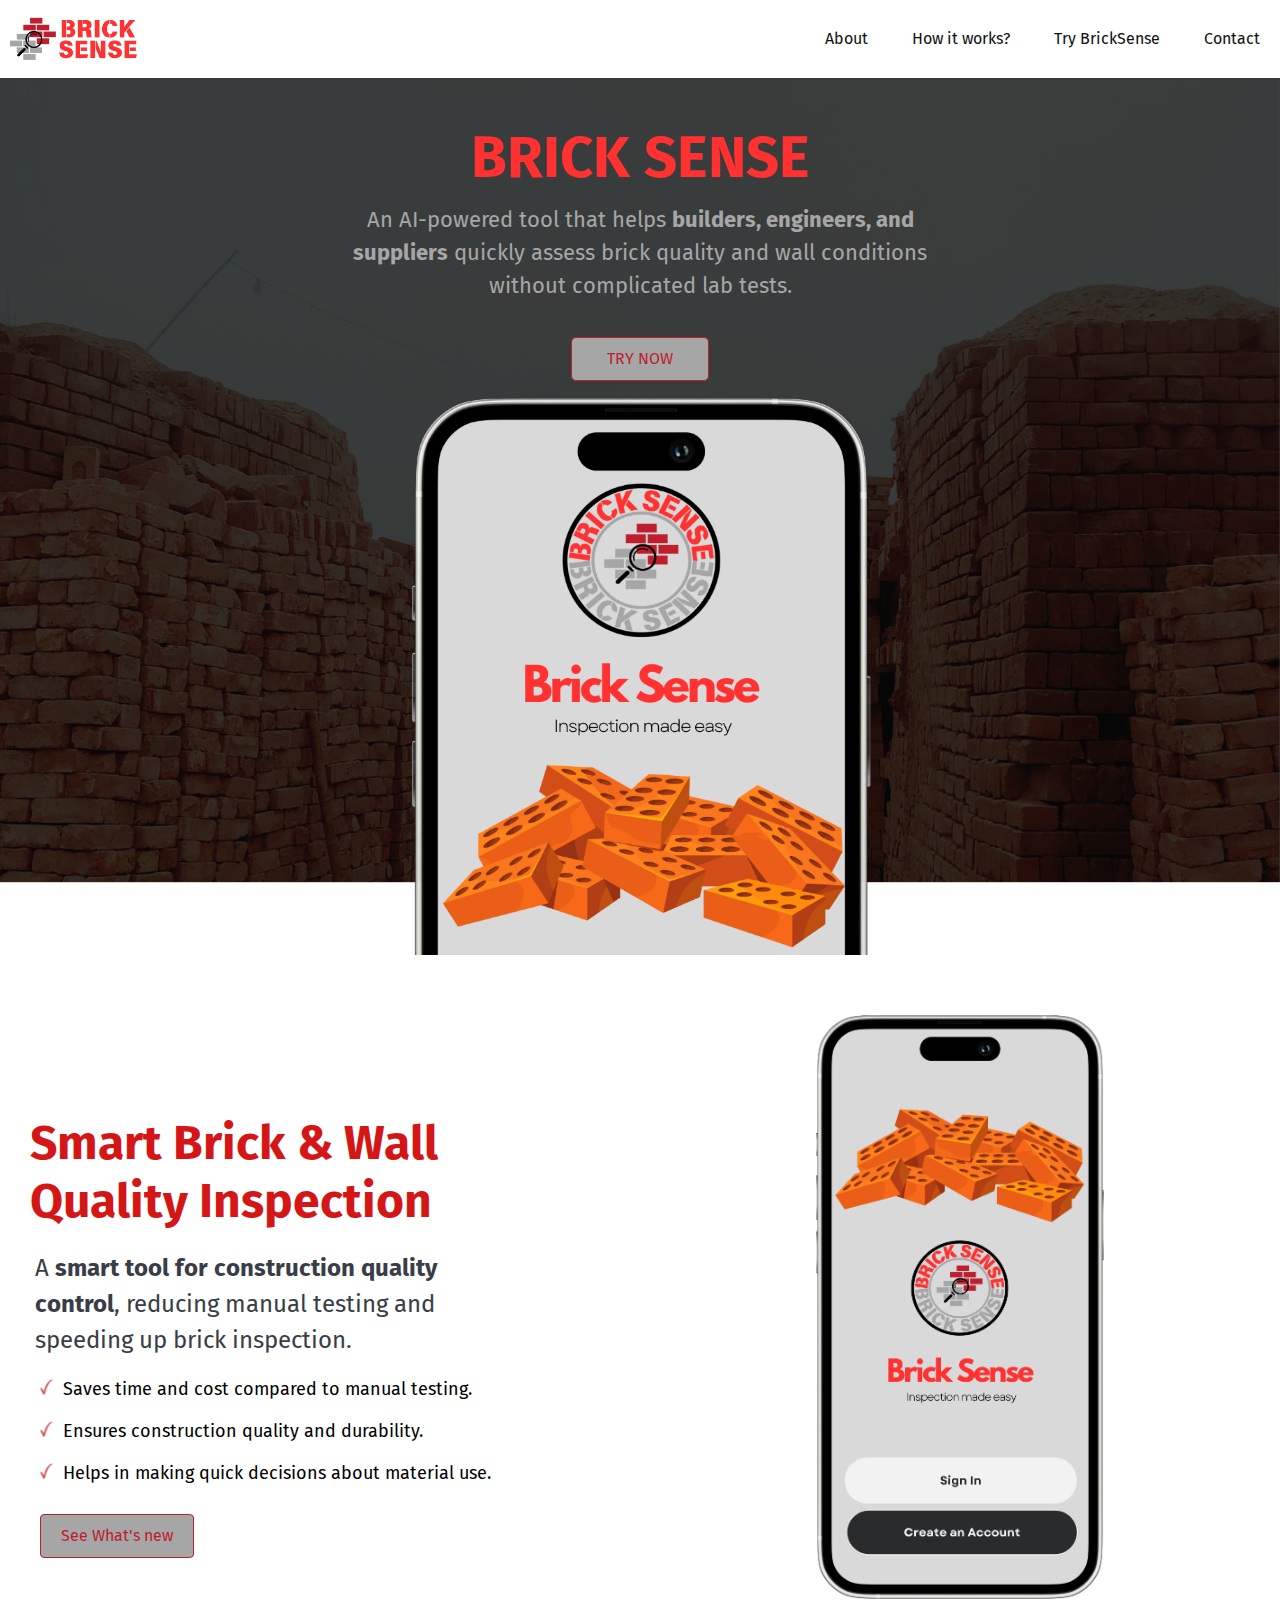
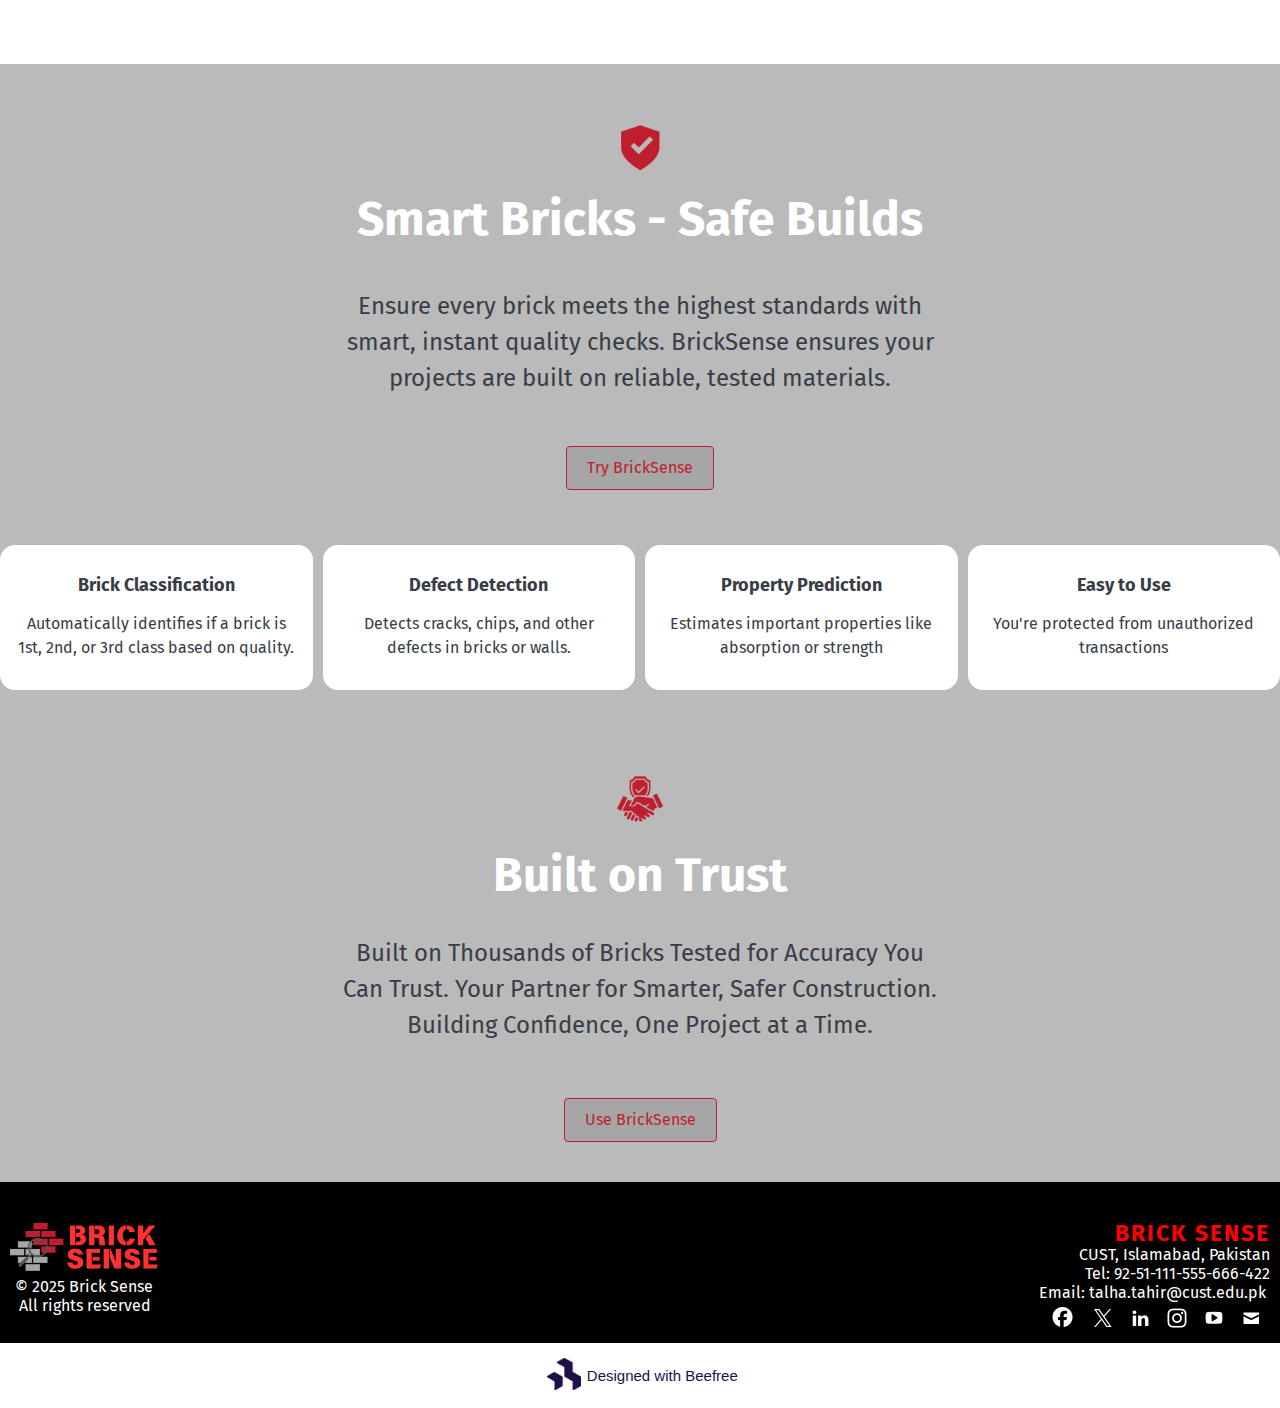
<file: index2.html>
<!DOCTYPE html>
<html lang="">

<head>
	<title>Brick Sense</title>
	<meta content="summary_large_image" name="twitter:card" />
	<meta content="website" property="og:type" />
	<meta content="an AI-powered tool that helps builders, engineers, and suppliers quickly assess brick quality and wall conditions without complicated lab tests." property="og:description" />
	<meta content="" property="og:url" />
	<meta content="images/1_13313180_large.jpg" property="og:image" />
	<meta content="Brick Sense" property="og:title" />
	<meta content="an AI-powered tool that helps builders, engineers, and suppliers quickly assess brick quality and wall conditions without complicated lab tests." name="description" />
	<meta charset="utf-8" />
	<meta content="width=device-width" name="viewport" />
	<link href="https://fonts.googleapis.com/css2?family=Fira+Sans:wght@100;200;300;400;500;600;700;800;900" rel="stylesheet" type="text/css" />
	<style>
		.bee-row,
		.bee-row-content {
			position: relative
		}

		.bee-button-content {
			text-align: center
		}

		.bee-menu .bee-hamburger-controls span,
		.bee-row-1,
		.bee-row-2,
		.bee-row-3 {
			background-repeat: no-repeat
		}

		body {
			background-color: transparent;
			color: #000000;
			font-family: Fira Sans, Lucida Sans Unicode, Lucida Grande, sans-serif
		}

		.bee-row-9 .bee-col-1 .bee-block-2 a,
		.bee-row-9 .bee-col-3 .bee-block-2 a,
		a {
			color: #7747FF
		}

		* {
			box-sizing: border-box
		}

		body,
		h1,
		h2,
		p {
			margin: 0
		}

		.bee-menu .bee-hamburger-trigger {
			display: none
		}

		.bee-row-content {
			max-width: 1280px;
			margin: 0 auto;
			display: flex
		}

		.bee-row-content.reverse,
		.bee-row-content.reverse .bee-col {
			-moz-transform: scale(1, -1);
			-webkit-transform: scale(1, -1);
			-o-transform: scale(1, -1);
			-ms-transform: scale(1, -1);
			transform: scale(1, -1)
		}

		.bee-row-content .bee-col-w1 {
			flex-basis: 8.3333333333%
		}

		.bee-row-content .bee-col-w3 {
			flex-basis: 25%
		}

		.bee-row-content .bee-col-w4 {
			flex-basis: 33.3333333333%
		}

		.bee-row-content .bee-col-w5 {
			flex-basis: 41.6666666667%
		}

		.bee-row-content .bee-col-w6 {
			flex-basis: 50%
		}

		.bee-row-content .bee-col-w12 {
			flex-basis: 100%
		}

		.bee-button a,
		.bee-icon .bee-icon-label-right a,
		.bee-menu ul li a {
			text-decoration: none
		}

		.bee-image {
			overflow: auto
		}

		.bee-image .bee-center {
			margin: 0 auto
		}

		.bee-row-4 .bee-col-3 .bee-block-1 {
			width: 100%
		}

		.bee-row-2 .bee-col-2 .bee-block-3 a,
		.bee-row-4 .bee-col-1 .bee-block-6 div,
		.bee-row-5 .bee-col-2 .bee-block-5 a,
		.bee-row-7 .bee-col-2 .bee-block-5 a {
			background-color: #a6a6a6;
			border-bottom: 1px solid #be1e2d;
			border-left: 1px solid #be1e2d;
			border-right: 1px solid #be1e2d;
			border-top: 1px solid #be1e2d;
			width: auto
		}

		.bee-icon {
			display: inline-block;
			vertical-align: middle
		}

		.bee-icon .bee-content {
			display: flex;
			align-items: center
		}

		.bee-image img {
			display: block;
			width: 100%
		}

		.bee-menu .bee-hamburger-controls {
			cursor: pointer;
			display: inline-block;
			position: relative
		}

		.bee-menu .bee-hamburger-controls span {
			display: block;
			position: absolute;
			top: 50%;
			left: 50%;
			background-size: 100%;
			transition: .12s ease-in-out
		}

		.bee-menu ul {
			list-style-type: none;
			margin: 0;
			padding: 0
		}

		.bee-menu ul.bee-horizontal li {
			display: inline-block
		}

		.bee-paragraph {
			overflow-wrap: anywhere
		}

		.bee-social .icon img {
			max-height: 32px
		}

		.bee-row-1 .bee-row-content,
		.bee-row-3 .bee-row-content,
		.bee-row-5 .bee-row-content,
		.bee-row-7 .bee-row-content,
		.bee-row-8 .bee-row-content,
		.bee-row-9 .bee-row-content {
			background-repeat: no-repeat;
			border-radius: 0;
			color: #000000
		}

		.bee-row-1 .bee-col-1,
		.bee-row-1 .bee-col-2,
		.bee-row-4 .bee-col-1,
		.bee-row-4 .bee-col-2,
		.bee-row-4 .bee-col-3 {
			padding-bottom: 5px;
			padding-top: 5px;
			display: flex;
			flex-direction: column;
			justify-content: center
		}

		.bee-row-1 .bee-col-1 .bee-block-1 {
			padding: 10px;
			width: 100%
		}

		.bee-row-1 .bee-col-2 .bee-block-1 {
			color: #be1e2d;
			font-family: 'Fira Sans', 'Lucida Sans Unicode', 'Lucida Grande', sans-serif;
			font-size: 16px;
			font-weight: 400;
			text-align: right
		}

		.bee-row-2 {
			background-color: #1d4ed8;
			background-image: url('images/2_Untitled_design_3.png');
			background-size: cover
		}

		.bee-row-2 .bee-row-content,
		.bee-row-4,
		.bee-row-4 .bee-row-content {
			background-size: auto;
			background-repeat: no-repeat
		}

		.bee-row-2 .bee-row-content {
			color: #000000;
			padding-top: 30px
		}

		.bee-row-2 .bee-col-2 {
			padding-top: 5px
		}

		.bee-row-2 .bee-col-2 .bee-block-1 {
			padding-left: 10px;
			padding-right: 10px;
			padding-top: 10px;
			text-align: center;
			width: 100%
		}

		.bee-row-2 .bee-col-2 .bee-block-2 {
			padding: 10px 10px 25px
		}

		.bee-row-2 .bee-col-2 .bee-block-3 {
			padding: 10px;
			text-align: center
		}

		.bee-row-2 .bee-col-2 .bee-block-4 {
			padding-right: 10px;
			width: 100%
		}

		.bee-row-10 .bee-col-1,
		.bee-row-2 .bee-col-3,
		.bee-row-3 .bee-col-1,
		.bee-row-5 .bee-col-1,
		.bee-row-5 .bee-col-2,
		.bee-row-5 .bee-col-3,
		.bee-row-7 .bee-col-1,
		.bee-row-7 .bee-col-2,
		.bee-row-7 .bee-col-3,
		.bee-row-8 .bee-col-1,
		.bee-row-9 .bee-col-1,
		.bee-row-9 .bee-col-2 {
			padding-bottom: 5px;
			padding-top: 5px
		}

		.bee-row-4 {
			background-color: #fafafa
		}

		.bee-row-4 .bee-row-content {
			background-color: #ffffff;
			border-radius: 0;
			color: #000000
		}

		.bee-row-4 .bee-col-1 .bee-block-1 {
			padding: 10px 10px 15px 30px;
			text-align: center;
			width: 100%
		}

		.bee-row-4 .bee-col-1 .bee-block-2 {
			padding: 5px 10px 10px 35px
		}

		.bee-row-4 .bee-col-1 .bee-block-3,
		.bee-row-4 .bee-col-1 .bee-block-4,
		.bee-row-4 .bee-col-1 .bee-block-5 {
			color: #000000;
			font-family: inherit;
			font-size: 18px;
			font-weight: 400;
			padding: 5px 5px 5px 30px;
			text-align: left
		}

		.bee-row-4 .bee-col-1 .bee-block-6 {
			padding: 20px 10px 10px 40px;
			text-align: left
		}

		.bee-row-5,
		.bee-row-6,
		.bee-row-7 {
			background-color: #bababa;
			background-repeat: no-repeat
		}

		.bee-row-5 .bee-col-2 .bee-block-2,
		.bee-row-7 .bee-col-2 .bee-block-2 {
			color: #000000;
			font-family: inherit;
			font-size: 14px;
			font-weight: 400;
			text-align: center
		}

		.bee-row-5 .bee-col-2 .bee-block-3 {
			padding: 10px 10px 5px;
			text-align: center;
			width: 100%
		}

		.bee-row-5 .bee-col-2 .bee-block-4 {
			padding: 35px 20px 20px
		}

		.bee-row-5 .bee-col-2 .bee-block-5 {
			padding: 30px 10px 35px;
			text-align: center
		}

		.bee-row-6 .bee-row-content {
			background-repeat: no-repeat;
			border-radius: 9px;
			color: #000000;
			padding-bottom: 15px;
			padding-top: 15px
		}

		.bee-row-6 .bee-col-1,
		.bee-row-6 .bee-col-2,
		.bee-row-6 .bee-col-3,
		.bee-row-6 .bee-col-4 {
			background-color: #ffffff;
			padding: 5px;
			display: flex;
			flex-direction: column;
			justify-content: center;
			border-radius: 15px
		}

		.bee-row-6 .bee-col-1 .bee-block-1,
		.bee-row-6 .bee-col-2 .bee-block-1,
		.bee-row-6 .bee-col-3 .bee-block-1,
		.bee-row-6 .bee-col-4 .bee-block-1 {
			padding: 25px 10px 10px;
			text-align: center;
			width: 100%
		}

		.bee-row-6 .bee-col-1 .bee-block-2,
		.bee-row-6 .bee-col-2 .bee-block-2,
		.bee-row-6 .bee-col-3 .bee-block-2,
		.bee-row-6 .bee-col-4 .bee-block-2 {
			padding: 5px 10px 25px
		}

		.bee-row-7 .bee-col-2 .bee-block-3 {
			padding: 15px 10px 5px;
			text-align: center;
			width: 100%
		}

		.bee-row-7 .bee-col-2 .bee-block-4 {
			padding: 25px 15px 15px
		}

		.bee-row-7 .bee-col-2 .bee-block-5 {
			padding: 20px 10px 35px;
			text-align: center
		}

		.bee-row-8,
		.bee-row-9 {
			background-color: #000000;
			background-repeat: no-repeat
		}

		.bee-row-9 .bee-col-1 .bee-block-1 {
			padding-left: 10px;
			width: 100%
		}

		.bee-row-9 .bee-col-1 .bee-block-2 {
			padding: 5px 10px 10px 15px
		}

		.bee-row-9 .bee-col-3 {
			background-color: #000000;
			border-bottom: 0 solid #000000;
			border-left: 0 solid #000000;
			border-right: 0px solid #000000;
			border-top: 0 solid #000000;
			padding-bottom: 5px;
			padding-top: 5px
		}

		.bee-row-9 .bee-col-3 .bee-block-1 {
			padding-right: 10px;
			text-align: center;
			width: 100%
		}

		.bee-row-9 .bee-col-3 .bee-block-3 {
			padding-right: 10px;
			text-align: right
		}

		.bee-row-10 {
			background-color: #ffffff;
			background-repeat: no-repeat
		}

		.bee-row-10 .bee-row-content {
			background-repeat: no-repeat;
			color: #000000
		}

		.bee-row-10 .bee-col-1 .bee-block-1 {
			color: #1e0e4b;
			font-family: Inter, sans-serif;
			font-size: 15px;
			padding-bottom: 5px;
			padding-top: 5px;
			text-align: center
		}

		.bee-row-1 .bee-col-2 .bee-block-1 li {
			padding: 5px 20px 25px
		}

		.bee-row-1 .bee-col-2 .bee-block-1 li a {
			color: #101112
		}

		.bee-row-2 .bee-col-2 .bee-block-3 a {
			border-radius: 5px;
			color: #be1e2d;
			direction: ltr;
			font-family: inherit;
			font-size: 16px;
			font-weight: 400;
			letter-spacing: 0;
			line-height: 200%;
			padding: 5px 35px
		}

		.bee-row-2 .bee-col-2 .bee-block-1 h1,
		.bee-row-4 .bee-col-1 .bee-block-1 h2,
		.bee-row-5 .bee-col-2 .bee-block-3 h2,
		.bee-row-7 .bee-col-2 .bee-block-3 h2 {
			font-family: Fira Sans, Lucida Sans Unicode, Lucida Grande, sans-serif;
			font-weight: 700;
			letter-spacing: normal;
			line-height: 120%;
			direction: ltr
		}

		.bee-row-2 .bee-col-2 .bee-block-1 h1 {
			color: #ff3131;
			font-size: 58px;
			text-align: center
		}

		.bee-row-2 .bee-col-2 .bee-block-2 {
			color: #a6a6a6;
			direction: ltr;
			font-size: 22px;
			font-weight: 400;
			letter-spacing: 0;
			line-height: 150%;
			text-align: center
		}

		.bee-row-2 .bee-col-2 .bee-block-2 a {
			color: transparent
		}

		.bee-row-2 .bee-col-2 .bee-block-2 p:not(:last-child),
		.bee-row-4 .bee-col-1 .bee-block-2 p:not(:last-child),
		.bee-row-5 .bee-col-2 .bee-block-4 p:not(:last-child),
		.bee-row-6 .bee-col-1 .bee-block-2 p:not(:last-child),
		.bee-row-6 .bee-col-2 .bee-block-2 p:not(:last-child),
		.bee-row-6 .bee-col-3 .bee-block-2 p:not(:last-child),
		.bee-row-6 .bee-col-4 .bee-block-2 p:not(:last-child),
		.bee-row-7 .bee-col-2 .bee-block-4 p:not(:last-child) {
			margin-bottom: 16px
		}

		.bee-row-4 .bee-col-1 .bee-block-2 {
			color: #393d47;
			direction: ltr;
			font-size: 24px;
			font-weight: 400;
			letter-spacing: 0;
			line-height: 150%;
			text-align: left
		}

		.bee-row-4 .bee-col-1 .bee-block-2 a,
		.bee-row-5 .bee-col-2 .bee-block-4 a,
		.bee-row-6 .bee-col-1 .bee-block-2 a,
		.bee-row-6 .bee-col-2 .bee-block-2 a,
		.bee-row-6 .bee-col-3 .bee-block-2 a,
		.bee-row-6 .bee-col-4 .bee-block-2 a,
		.bee-row-7 .bee-col-2 .bee-block-4 a {
			color: #8a3b8f
		}

		.bee-row-4 .bee-col-1 .bee-block-1 h2 {
			color: #d41616;
			font-size: 48px;
			text-align: left
		}

		.bee-row-4 .bee-col-1 .bee-block-3 .bee-icon-image,
		.bee-row-4 .bee-col-1 .bee-block-4 .bee-icon-image,
		.bee-row-4 .bee-col-1 .bee-block-5 .bee-icon-image,
		.bee-row-5 .bee-col-2 .bee-block-2 .bee-icon-image,
		.bee-row-7 .bee-col-2 .bee-block-2 .bee-icon-image {
			padding: 5px
		}

		.bee-row-10 .bee-col-1 .bee-block-1 .bee-icon:not(.bee-icon-first) .bee-content,
		.bee-row-4 .bee-col-1 .bee-block-3 .bee-icon:not(.bee-icon-first) .bee-content,
		.bee-row-4 .bee-col-1 .bee-block-4 .bee-icon:not(.bee-icon-first) .bee-content,
		.bee-row-4 .bee-col-1 .bee-block-5 .bee-icon:not(.bee-icon-first) .bee-content,
		.bee-row-5 .bee-col-2 .bee-block-2 .bee-icon:not(.bee-icon-first) .bee-content,
		.bee-row-7 .bee-col-2 .bee-block-2 .bee-icon:not(.bee-icon-first) .bee-content {
			margin-left: 0
		}

		.bee-row-4 .bee-col-1 .bee-block-5 .bee-icon::not(.bee-icon-last) .bee-content {
			margin-right: 0
		}

		.bee-row-4 .bee-col-1 .bee-block-3 .bee-icon-label a,
		.bee-row-4 .bee-col-1 .bee-block-4 .bee-icon-label a,
		.bee-row-4 .bee-col-1 .bee-block-5 .bee-icon-label a,
		.bee-row-5 .bee-col-2 .bee-block-2 .bee-icon-label a,
		.bee-row-7 .bee-col-2 .bee-block-2 .bee-icon-label a {
			color: #000000
		}

		.bee-row-4 .bee-col-1 .bee-block-3 .bee-icon::not(.bee-icon-last) .bee-content {
			margin-right: 0
		}

		.bee-row-4 .bee-col-1 .bee-block-4 .bee-icon::not(.bee-icon-last) .bee-content {
			margin-right: 0
		}

		.bee-row-5 .bee-col-2 .bee-block-2 .bee-icon::not(.bee-icon-last) .bee-content {
			margin-right: 0
		}

		.bee-row-5 .bee-col-2 .bee-block-3 h2,
		.bee-row-7 .bee-col-2 .bee-block-3 h2 {
			color: #ffffff;
			font-size: 48px;
			text-align: center
		}

		.bee-row-5 .bee-col-2 .bee-block-4,
		.bee-row-7 .bee-col-2 .bee-block-4 {
			color: #393d47;
			direction: ltr;
			font-size: 24px;
			font-weight: 400;
			letter-spacing: 0;
			line-height: 150%;
			text-align: center
		}

		.bee-row-4 .bee-col-1 .bee-block-6 div,
		.bee-row-5 .bee-col-2 .bee-block-5 a,
		.bee-row-7 .bee-col-2 .bee-block-5 a {
			border-radius: 4px;
			color: #be1e2d;
			direction: ltr;
			font-family: inherit;
			font-size: 16px;
			font-weight: 400;
			letter-spacing: 0;
			line-height: 200%;
			padding: 5px 20px
		}

		.bee-row-6 .bee-col-1 .bee-block-1 h2,
		.bee-row-6 .bee-col-2 .bee-block-1 h2,
		.bee-row-6 .bee-col-3 .bee-block-1 h2,
		.bee-row-6 .bee-col-4 .bee-block-1 h2 {
			color: #393d47;
			direction: ltr;
			font-family: Fira Sans, Lucida Sans Unicode, Lucida Grande, sans-serif;
			font-size: 18px;
			font-weight: 700;
			letter-spacing: normal;
			line-height: 120%;
			text-align: center
		}

		.bee-row-6 .bee-col-1 .bee-block-2,
		.bee-row-6 .bee-col-2 .bee-block-2,
		.bee-row-6 .bee-col-3 .bee-block-2,
		.bee-row-6 .bee-col-4 .bee-block-2 {
			color: #393d47;
			direction: ltr;
			font-size: 16px;
			font-weight: 400;
			letter-spacing: 0;
			line-height: 150%;
			text-align: center
		}

		.bee-row-7 .bee-col-2 .bee-block-2 .bee-icon::not(.bee-icon-last) .bee-content {
			margin-right: 0
		}

		@media (max-width:768px) {
			.bee-menu ul.with-bee-hamburger {
				display: none;
				padding: 5px 0;
				position: relative;
				top: -4px
			}
			.bee-form form {
				width: 100% !important
			}

			img.bee-fullwidthOnMobile {
				max-width: none !important
			}

			.bee-menu ul.with-bee-hamburger li {
				display: block;
				text-align: center
			}

			.bee-menu ul.with-bee-hamburger li a {
				text-decoration: none
			}

			.bee-menu ul.with-bee-hamburger span {
				display: none
			}

			#bee-hamburger-menu-r0c1m0:checked~ul,
			.bee-row-content:not(.no_stack) {
				display: block
			}

			.bee-row-2 .bee-col-2 {
				padding: 5px 0 0 !important
			}

			.bee-row-2 .bee-col-3 {
				padding: 0 !important
			}

			.bee-row-4 .bee-row-content {
				padding: 0 0 15px !important
			}

			.bee-row-4 .bee-col-1 {
				padding: 5px 10px !important
			}

			.bee-row-4 .bee-col-3 {
				padding: 5px 0 !important
			}

			.bee-row-6 .bee-row-content {
				padding: 15px 20px !important
			}

			.bee-row-6 .bee-col-1,
			.bee-row-6 .bee-col-2,
			.bee-row-6 .bee-col-3 {
				margin-bottom: 10px !important
			}

			.bee-row-1 .bee-col-2 .bee-block-1 .bee-hamburger-controls {
				width: 36px;
				height: 36px;
				background-color: #101112;
				border-radius: 0
			}

			.bee-row-1 .bee-col-2 .bee-block-1 .bee-hamburger-controls span {
				width: 18px;
				height: 18px
			}

			.bee-row-1 .bee-col-2 .bee-block-1 .bee-hamburger-controls span.bee-hamburger-open {
				background-image: url("[data-uri]");
				transform: translate(-50%, -50%) scaleY(1)
			}

			.bee-row-1 .bee-col-2 .bee-block-1 .bee-hamburger-controls span.bee-hamburger-close {
				background-image: url("[data-uri]");
				transform: translate(-50%, -50%) scaleY(0)
			}

			.bee-row-1 .bee-col-2 .bee-block-1 ul.with-bee-hamburger {
				background-color: #101112
			}

			.bee-row-1 .bee-col-2 .bee-block-1 ul.with-bee-hamburger li,
			.bee-row-1 .bee-col-2 .bee-block-1 ul.with-bee-hamburger li a {
				color: #ffffff
			}

			#bee-hamburger-menu-r0c1m0:checked~.bee-hamburger-controls .bee-hamburger-open {
				transform: translate(-50%, -50%) scaleY(0)
			}

			#bee-hamburger-menu-r0c1m0:checked~.bee-hamburger-controls .bee-hamburger-close {
				transform: translate(-50%, -50%) scaleY(1)
			}

			.bee-row-2 .bee-col-2 .bee-block-1 h1 {
				font-size: 42px
			}

			.bee-row-2 .bee-col-2 .bee-block-2 {
				font-size: 20px !important
			}

			.bee-row-4 .bee-col-1 .bee-block-2,
			.bee-row-5 .bee-col-2 .bee-block-4,
			.bee-row-7 .bee-col-2 .bee-block-4 {
				font-size: 16px !important
			}

			.bee-row-4 .bee-col-1 .bee-block-1 h2,
			.bee-row-5 .bee-col-2 .bee-block-3 h2,
			.bee-row-7 .bee-col-2 .bee-block-3 h2 {
				font-size: 36px
			}

			.bee-row-4 .bee-col-1 .bee-block-3 .bee-icon-label,
			.bee-row-4 .bee-col-1 .bee-block-4 .bee-icon-label,
			.bee-row-4 .bee-col-1 .bee-block-5 .bee-icon-label {
				font-size: 14px !important;
				text-align: center
			}

			.bee-row-7 .bee-col-2 .bee-block-1 {
				height: 30px !important
			}
		}
			
		.bee-row-9 .bee-col-1 .bee-block-2,
		.bee-row-9 .bee-col-3 .bee-block-2 {
			color: #ffffff;
			direction: ltr;
			font-size: 16px;
			font-weight: 400;
			letter-spacing: 0;
			line-height: 120%
		}

		.bee-row-9 .bee-col-1 .bee-block-2 {
			text-align: left
		}

		.bee-row-9 .bee-col-1 .bee-block-2 p:not(:last-child),
		.bee-row-9 .bee-col-3 .bee-block-2 p:not(:last-child) {
			margin-bottom: 0
		}

		.bee-row-9 .bee-col-3 .bee-block-1 h1 {
			color: #ff0000;
			direction: ltr;
			font-family: Fira Sans, Lucida Sans Unicode, Lucida Grande, sans-serif;
			font-size: 23px;
			font-weight: 700;
			letter-spacing: 2px;
			line-height: 100%;
			text-align: right
		}

		.bee-row-9 .bee-col-3 .bee-block-2 {
			padding-right: 10px;
			text-align: right
		}

		.bee-row-10 .bee-col-1 .bee-block-1 .bee-icon-image {
			padding: 5px 6px 5px 5px
		}

		.bee-row-10 .bee-col-1 .bee-block-1 .bee-icon::not(.bee-icon-last) .bee-content {
			margin-right: 0
		}

		.bee-row-10 .bee-col-1 .bee-block-1 .bee-icon-label a {
			color: #1e0e4b
		}
		@media (max-width:768px) {
			.bee-form form {
				width: 100% !important
			}

			img.bee-fullwidthOnMobile {
				max-width: none !important
			}

			.bee-menu ul.with-bee-hamburger {
				display: none;
				padding: 5px 0;
				position: relative;
				top: -4px
			}

			.bee-menu ul.with-bee-hamburger li {
				display: block;
				text-align: center
			}

			.bee-menu ul.with-bee-hamburger li a {
				text-decoration: none
			}

			.bee-menu ul.with-bee-hamburger span {
				display: none
			}

			#bee-hamburger-menu-r0c1m0:checked~ul,
			.bee-row-content:not(.no_stack) {
				display: block
			}

			.bee-row-2 .bee-col-2 {
				padding: 5px 0 0 !important
			}

			.bee-row-2 .bee-col-3 {
				padding: 0 !important
			}

			.bee-row-4 .bee-row-content {
				padding: 0 20px !important
			}

			.bee-row-6 .bee-row-content {
				padding: 0 0 15px !important
			}

			.bee-row-6 .bee-col-1 {
				padding: 5px 10px !important
			}

			.bee-row-6 .bee-col-3 {
				padding: 5px 0 !important
			}

			.bee-row-15 .bee-row-content,
			.bee-row-16 .bee-row-content,
			.bee-row-8 .bee-row-content {
				padding: 15px 20px !important
			}

			.bee-row-11 .bee-col-1 {
				padding: 5px !important
			}

			.bee-row-13 .bee-row-content {
				padding: 10px 20px 25px !important
			}

			.bee-row-19 .bee-col-1 {
				padding: 30px 20px 10px !important
			}

			.bee-row-19 .bee-col-2 {
				padding: 10px 20px !important
			}

			.bee-row-19 .bee-col-3 {
				padding: 10px 20px 30px !important
			}

			.bee-row-13 .bee-col-1,
			.bee-row-13 .bee-col-2,
			.bee-row-4 .bee-col-1,
			.bee-row-4 .bee-col-2 {
				margin-bottom: 30px !important
			}

			.bee-row-15 .bee-col-1,
			.bee-row-15 .bee-col-2,
			.bee-row-15 .bee-col-3,
			.bee-row-16 .bee-col-1,
			.bee-row-16 .bee-col-2,
			.bee-row-8 .bee-col-1,
			.bee-row-8 .bee-col-2,
			.bee-row-8 .bee-col-3 {
				margin-bottom: 10px !important
			}

			.bee-row-1 .bee-col-2 .bee-block-1 .bee-hamburger-controls {
				width: 36px;
				height: 36px;
				background-color: #101112;
				border-radius: 0
			}

			.bee-row-1 .bee-col-2 .bee-block-1 .bee-hamburger-controls span,
			.bee-row-19 .bee-col-2 .bee-block-2 .bee-hamburger-controls span,
			.bee-row-19 .bee-col-3 .bee-block-2 .bee-hamburger-controls span,
			.bee-row-19 .bee-col-4 .bee-block-2 .bee-hamburger-controls span {
				width: 18px;
				height: 18px
			}

			.bee-row-1 .bee-col-2 .bee-block-1 .bee-hamburger-controls span.bee-hamburger-open,
			.bee-row-19 .bee-col-2 .bee-block-2 .bee-hamburger-controls span.bee-hamburger-open,
			.bee-row-19 .bee-col-3 .bee-block-2 .bee-hamburger-controls span.bee-hamburger-open,
			.bee-row-19 .bee-col-4 .bee-block-2 .bee-hamburger-controls span.bee-hamburger-open {
				background-image: url("[data-uri]");
				transform: translate(-50%, -50%) scaleY(1)
			}

			.bee-row-1 .bee-col-2 .bee-block-1 .bee-hamburger-controls span.bee-hamburger-close,
			.bee-row-19 .bee-col-2 .bee-block-2 .bee-hamburger-controls span.bee-hamburger-close,
			.bee-row-19 .bee-col-3 .bee-block-2 .bee-hamburger-controls span.bee-hamburger-close,
			.bee-row-19 .bee-col-4 .bee-block-2 .bee-hamburger-controls span.bee-hamburger-close {
				background-image: url("[data-uri]");
				transform: translate(-50%, -50%) scaleY(0)
			}

			.bee-row-1 .bee-col-2 .bee-block-1 ul.with-bee-hamburger {
				background-color: #101112
			}

			.bee-row-1 .bee-col-2 .bee-block-1 ul.with-bee-hamburger li,
			.bee-row-1 .bee-col-2 .bee-block-1 ul.with-bee-hamburger li a,
			.bee-row-19 .bee-col-2 .bee-block-2 ul.with-bee-hamburger li,
			.bee-row-19 .bee-col-2 .bee-block-2 ul.with-bee-hamburger li a,
			.bee-row-19 .bee-col-3 .bee-block-2 ul.with-bee-hamburger li,
			.bee-row-19 .bee-col-3 .bee-block-2 ul.with-bee-hamburger li a,
			.bee-row-19 .bee-col-4 .bee-block-2 ul.with-bee-hamburger li,
			.bee-row-19 .bee-col-4 .bee-block-2 ul.with-bee-hamburger li a {
				color: #ffffff
			}

			#bee-hamburger-menu-r0c1m0:checked~.bee-hamburger-controls .bee-hamburger-open {
				transform: translate(-50%, -50%) scaleY(0)
			}

			#bee-hamburger-menu-r0c1m0:checked~.bee-hamburger-controls .bee-hamburger-close {
				transform: translate(-50%, -50%) scaleY(1)
			}

			.bee-row-2 .bee-col-2 .bee-block-1 h1,
			.bee-row-2 .bee-col-2 .bee-block-2 h1 {
				font-size: 42px
			}

			.bee-row-2 .bee-col-2 .bee-block-3 {
				font-size: 20px !important
			}

			.bee-row-10 .bee-col-2 .bee-block-3,
			.bee-row-14 .bee-col-2 .bee-block-4,
			.bee-row-6 .bee-col-1 .bee-block-2,
			.bee-row-7 .bee-col-2 .bee-block-4 {
				font-size: 16px !important
			}

			.bee-row-10 .bee-col-2 .bee-block-2 h2,
			.bee-row-14 .bee-col-2 .bee-block-3 h2,
			.bee-row-6 .bee-col-1 .bee-block-1 h2,
			.bee-row-7 .bee-col-2 .bee-block-3 h2 {
				font-size: 36px
			}

			.bee-row-6 .bee-col-1 .bee-block-3 .bee-icon-label,
			.bee-row-6 .bee-col-1 .bee-block-4 .bee-icon-label,
			.bee-row-6 .bee-col-1 .bee-block-5 .bee-icon-label {
				font-size: 14px !important;
				text-align: center
			}

			.bee-row-11 .bee-col-1 .bee-block-1,
			.bee-row-11 .bee-col-1 .bee-block-1 h2 {
				text-align: center
			}

			.bee-row-14 .bee-col-2 .bee-block-1 {
				height: 30px !important
			}

			.bee-row-17 .bee-col-1 .bee-block-1 {
				height: 25px !important
			}

			.bee-row-19 .bee-col-2 .bee-block-2 .bee-hamburger-controls,
			.bee-row-19 .bee-col-3 .bee-block-2 .bee-hamburger-controls,
			.bee-row-19 .bee-col-4 .bee-block-2 .bee-hamburger-controls {
				width: 36px;
				height: 36px;
				background-color: #7747ff;
				border-radius: 0
			}

			.bee-row-19 .bee-col-2 .bee-block-2 ul.with-bee-hamburger,
			.bee-row-19 .bee-col-3 .bee-block-2 ul.with-bee-hamburger,
			.bee-row-19 .bee-col-4 .bee-block-2 ul.with-bee-hamburger {
				background-color: #7747ff
			}

			.bee-row-19 .bee-col-2 .bee-block-2,
			.bee-row-19 .bee-col-3 .bee-block-2,
			.bee-row-19 .bee-col-4 .bee-block-2,
			.bee-row-19 .bee-col-4 .bee-block-3 {
				text-align: left !important
			}
		}



	</style>
</head>

<body>
	<div class="bee-page-container">
		<div class="bee-row bee-row-1">
			<div class="bee-row-content no_stack">
				<div class="bee-col bee-col-1 bee-col-w6">
					<div class="bee-block bee-block-1 bee-image"><a href="www.example.com" target="_blank"><img alt="company logo" class="bee-fixedwidth" src="images/3_1.png" style="max-width:128px;" title="company logo" /></a></div>
				</div>
				<div class="bee-col bee-col-2 bee-col-w6">
					<div class="bee-block bee-block-1 bee-menu">
						<nav class="bee-menu"><input class="bee-hamburger-trigger" id="bee-hamburger-menu-r0c1m0" type="checkbox" /><label class="bee-hamburger-controls" for="bee-hamburger-menu-r0c1m0"><span class="bee-hamburger-open"></span><span class="bee-hamburger-close"></span></label>
							<ul class="bee-horizontal with-bee-hamburger">
								<li><a href="#about_point" target="_self" title="">About</a></li>
								<li><a href="#howitworks_point" target="_self" title="">How it works?</a></li>
								<li><a href="https:/bricksense.streamlit.app" target="_self" title="">Try BrickSense</a></li>
								<li><a href="#contact_point" target="_self" title="">Contact</a></li>
							</ul>
						</nav>
					</div>
				</div>
			</div>
		</div>
		<div class="bee-row bee-row-2">
			<div class="bee-row-content">
				<div class="bee-col bee-col-1 bee-col-w3">
					<div class="bee-block bee-block-1 bee-spacer">
						<div class="spacer" style="height:1px;"></div>
					</div>
				</div>
				<div class="bee-col bee-col-2 bee-col-w6">
					<div class="bee-block bee-block-1 bee-heading" id="module_44d5d9e5-41f4-4a8c-9fb2-29a32f3c3b4a">
						<h1><span class="tinyMce-placeholder">BRICK SENSE</span> </h1>
					</div>
					<div class="bee-block bee-block-2 bee-paragraph">
						<p>An AI-powered tool that helps <strong>builders, engineers, and suppliers</strong> quickly assess brick quality and wall conditions without complicated lab tests.</p>
					</div>
					<div class="bee-block bee-block-3 bee-button"><a class="bee-button-content" href="https://bricksense.streamlit.app/" style="font-size: 16px; display: inline-block;" target="_blank"><span style="word-break: break-word; font-size: 16px; line-height: 200%; letter-spacing: normal;">TRY NOW</span></a></div>

					<!-- below code is original with style="max-width:288px;" removed-->
					<!--
					<div class="bee-block bee-block-4 bee-image"><img alt="" class="bee-center bee-fixedwidth phone-img" src="images/4_faec6871-8d19-496f-89f1-7e9291e0f315.png" style="max-width:288px;" title="" /></div>
					-->
					<div class="bee-block bee-block-5 bee-image">
					  <a href="https://bricksense.streamlit.app" target="_blank">
					    <img alt="App main screen" class="bee-center bee-fixedwidth bee-fullwidthOnMobile" 
					         src="images/4_faec6871-8d19-496f-89f1-7e9291e0f315.png"
					         style="max-width:508px;" title="App main screen" />
					  </a>
					</div>
				</div>
				<div class="bee-col bee-col-3 bee-col-w3">
					<div class="bee-block bee-block-1 bee-spacer">
						<div class="spacer" style="height:1px;"></div>
					</div>
				</div>
			</div>
		</div>
		<div class="bee-row bee-row-3">
			<div class="bee-row-content">
				<div class="bee-col bee-col-1 bee-col-w12">
					<div class="bee-block bee-block-1 bee-spacer" id="about_point">
						<div class="spacer" style="height:45px;"></div>
					</div>
				</div>
			</div>
		</div>
		<div class="bee-row bee-row-4">
			<div class="bee-row-content reverse">
				<div class="bee-col bee-col-1 bee-col-w5">
					<div class="bee-block bee-block-1 bee-heading" id="module_239c9d78-a63e-4242-92ff-4d3ae31c3655">
						<h2><span class="tinyMce-placeholder">Smart Brick &amp; Wall Quality </span><span class="tinyMce-placeholder">Inspection</span> </h2>
					</div>
					<div class="bee-block bee-block-2 bee-paragraph">
						<p>A<strong> smart tool for construction quality control</strong>, reducing manual testing and speeding up brick inspection.</p>
					</div>
					<div class="bee-block bee-block-3 bee-icons">
						<div class="bee-icon bee-icon-last">
							<div class="bee-content">
								<div class="bee-icon-image"><img alt="check mark" height="16px" src="images/5_3.png" width="auto" /></div>
								<div class="bee-icon-label bee-icon-label-right">Saves time and cost compared to manual testing.</div>
							</div>
						</div>
					</div>
					<div class="bee-block bee-block-4 bee-icons">
						<div class="bee-icon bee-icon-last">
							<div class="bee-content">
								<div class="bee-icon-image"><img alt="check mark" height="16px" src="images/5_3.png" width="auto" /></div>
								<div class="bee-icon-label bee-icon-label-right">Ensures construction quality and durability.</div>
							</div>
						</div>
					</div>
					<div class="bee-block bee-block-5 bee-icons">
						<div class="bee-icon bee-icon-last">
							<div class="bee-content">
								<div class="bee-icon-image"><img alt="check mark" height="16px" src="images/5_3.png" width="auto" /></div>
								<div class="bee-icon-label bee-icon-label-right">Helps in making quick decisions about material use.</div>
							</div>
						</div>
					</div>
					<div class="bee-block bee-block-6 bee-button">
						<div class="bee-button-content" style="font-size: 16px; display: inline-block;"><span style="word-break: break-word; font-size: 16px; line-height: 200%; letter-spacing: normal;">See What's new</span></div>
					</div>
				</div>
				<div class="bee-col bee-col-2 bee-col-w1">
					<div class="bee-block bee-block-1 bee-spacer">
						<div class="spacer" style="height:1px;"></div>
					</div>
				</div>
				<div class="bee-col bee-col-3 bee-col-w6">
					<div class="bee-block bee-block-1 bee-image"><a href="www.example.com" target="_blank"><img alt="Bank App Expenses" class="bee-center bee-fixedwidth" src="images/6_Pitch_Deck_-_Brick_Sense_1.png" style="max-width:288px;" title="Bank App Expenses" /></a></div>
					<div class="bee-block bee-block-2 bee-spacer">
						<div class="spacer" style="height:60px;"></div>
					</div>
				</div>
			</div>
		</div>
		<div class="bee-row bee-row-5">
			<div class="bee-row-content">
				<div class="bee-col bee-col-1 bee-col-w3">
					<div class="bee-block bee-block-1 bee-spacer">
						<div class="spacer" style="height:1px;"></div>
					</div>
				</div>
				<div class="bee-col bee-col-2 bee-col-w6">
					<div class="bee-block bee-block-1 bee-spacer" id="howitworks_point">
						<div class="spacer" style="height:50px;"></div>
					</div>
					<div class="bee-block bee-block-2 bee-icons">
						<div class="bee-icon bee-icon-last">
							<div class="bee-content">
								<div class="bee-icon-image"><a href="www.example.com" target="_self"><img alt="Security" height="48px" src="images/7_4.png" width="auto" /></a></div>
							</div>
						</div>
					</div>
					<div class="bee-block bee-block-3 bee-heading">
						<h2><span class="tinyMce-placeholder">Smart Bricks - Safe Builds</span> </h2>
					</div>
					<div class="bee-block bee-block-4 bee-paragraph">
						<p>Ensure every brick meets the highest standards with smart, instant quality checks. BrickSense ensures your projects are built on reliable, tested materials.</p>
					</div>
					<div class="bee-block bee-block-5 bee-button" id="module_5aff6314-c1be-4519-af39-6afb01d7735b"><a class="bee-button-content" href="https://bricksense.streamlit.app/" style="font-size: 16px; display: inline-block;" target="_blank"><span style="word-break: break-word; font-size: 16px; line-height: 200%; letter-spacing: normal;">Try BrickSense</span></a></div>
				</div>
				<div class="bee-col bee-col-3 bee-col-w3">
					<div class="bee-block bee-block-1 bee-spacer">
						<div class="spacer" style="height:10px;"></div>
					</div>
				</div>
			</div>
		</div>
		<div class="bee-row bee-row-6">
			<div class="bee-row-content" style="gap:10px;">
				<div class="bee-col bee-col-1 bee-col-w3">
					<div class="bee-block bee-block-1 bee-heading">
						<h2><span class="tinyMce-placeholder">Brick Classification</span> </h2>
					</div>
					<div class="bee-block bee-block-2 bee-paragraph">
						<p>Automatically identifies if a brick is 1st, 2nd, or 3rd class based on quality.</p>
					</div>
				</div>
				<div class="bee-col bee-col-2 bee-col-w3">
					<div class="bee-block bee-block-1 bee-heading">
						<h2><span class="tinyMce-placeholder">Defect Detection</span> </h2>
					</div>
					<div class="bee-block bee-block-2 bee-paragraph">
						<p>Detects cracks, chips, and other defects in bricks or walls.</p>
					</div>
				</div>
				<div class="bee-col bee-col-3 bee-col-w3">
					<div class="bee-block bee-block-1 bee-heading">
						<h2><span class="tinyMce-placeholder">Property Prediction</span> </h2>
					</div>
					<div class="bee-block bee-block-2 bee-paragraph">
						<p>Estimates important properties like absorption or strength</p>
					</div>
				</div>
				<div class="bee-col bee-col-4 bee-col-w3">
					<div class="bee-block bee-block-1 bee-heading">
						<h2><span class="tinyMce-placeholder">Easy to Use</span> </h2>
					</div>
					<div class="bee-block bee-block-2 bee-paragraph">
						<p>You're protected from unauthorized transactions</p>
					</div>
				</div>
			</div>
		</div>
		<div class="bee-row bee-row-7">
			<div class="bee-row-content">
				<div class="bee-col bee-col-1 bee-col-w3">
					<div class="bee-block bee-block-1 bee-spacer">
						<div class="spacer" style="height:3px;"></div>
					</div>
				</div>
				<div class="bee-col bee-col-2 bee-col-w6">
					<div class="bee-block bee-block-1 bee-spacer">
						<div class="spacer" style="height:60px;"></div>
					</div>
					<div class="bee-block bee-block-2 bee-icons">
						<div class="bee-icon bee-icon-last">
							<div class="bee-content">
								<div class="bee-icon-image"><a href="www.example.com" target="_self"><img alt="Security" height="48px" src="images/8_5.png" width="auto" /></a></div>
							</div>
						</div>
					</div>
					<div class="bee-block bee-block-3 bee-heading">
						<h2><span class="tinyMce-placeholder">Built on Trust</span> </h2>
					</div>
					<div class="bee-block bee-block-4 bee-paragraph">
						<p>Built on Thousands of Bricks Tested for Accuracy You Can Trust. Your Partner for Smarter, Safer Construction. Building Confidence, One Project at a Time.</p>
					</div>
					
					<div class="bee-block bee-block-99 bee-spacer">
  						<div class="spacer" style="height:20px;"></div>
					</div>
					
					<div class="bee-block bee-block-5 bee-button"><a class="bee-button-content" href="https://bricksense.streamlit.app/" style="font-size: 16px; display: inline-block;" target="_blank"><span style="word-break: break-word; font-size: 16px; line-height: 200%; letter-spacing: normal;">Use BrickSense</span></a></div>
				</div>
				<div class="bee-col bee-col-3 bee-col-w3">
					<div class="bee-block bee-block-1 bee-spacer">
						<div class="spacer" style="height:1px;"></div>
					</div>
				</div>
			</div>
		</div>
		<div class="bee-row bee-row-8">
			<div class="bee-row-content">
				<div class="bee-col bee-col-1 bee-col-w12">
					<div class="bee-block bee-block-1 bee-spacer">
						<div class="spacer" style="height:25px;"></div>
					</div>
				</div>
			</div>
		</div>
		<div class="bee-row bee-row-9">
			<div class="bee-row-content">
				<div class="bee-col bee-col-1 bee-col-w4">
					<div class="bee-block bee-block-1 bee-image"><a href="#module_44d5d9e5-41f4-4a8c-9fb2-29a32f3c3b4a" target="_self"><img alt="" class="bee-fixedwidth" src="images/9_2.png" style="max-width:149px;border-radius:0px 0px 0px 0px;" title="" /></a></div>
					<div class="bee-block bee-block-2 bee-paragraph">
						<p>© 2025 Brick Sense</p>
						<p> All rights reserved</p>
					</div>
				</div>
				<div class="bee-col bee-col-2 bee-col-w4">
					<div class="bee-block bee-block-1 bee-spacer">
						<div class="spacer" style="height:60px;"></div>
					</div>
				</div>
				<div class="bee-col bee-col-3 bee-col-w4">
					<div class="bee-block bee-block-1 bee-heading">
						<h1><span class="tinyMce-placeholder">BRICK SENSE</span> </h1>
					</div>
					<div class="bee-block bee-block-2 bee-paragraph" id="contact_point">
						<p><span style="font-family: inherit;">CUST, Islamabad, Pakistan</span></p>
						<p>Tel: 92-51-111-555-666-422</p>
						<p>Email: talha.tahir@cust.edu.pk </p>
					</div>
					<div class="bee-block bee-block-3 bee-social">
						<div class="content"><span class="icon" style="padding:0 2.5px 0 2.5px;"><a href="https://www.facebook.com/thebricksense" target="_blank"><img alt="Facebook" src="images/10_facebook2x.png" title="facebook" /></a></span><span class="icon" style="padding:0 2.5px 0 2.5px;"><a href="https://www.twitter.com/thebricksense" target="_blank"><img alt="Twitter" src="images/11_twitter2x.png" title="twitter" /></a></span><span class="icon" style="padding:0 2.5px 0 2.5px;"><a href="https://www.linkedin.com/thebricksense" target="_blank"><img alt="Linkedin" src="images/12_linkedin2x.png" title="linkedin" /></a></span><span class="icon" style="padding:0 2.5px 0 2.5px;"><a href="https://www.instagram.com/thebricksense" target="_blank"><img alt="Instagram" src="images/13_instagram2x.png" title="instagram" /></a></span><span class="icon" style="padding:0 2.5px 0 2.5px;"><a href="https://www.youtube.com/thebricksense" target="_blank"><img alt="YouTube" src="images/14_youtube2x.png" title="YouTube" /></a></span><span class="icon" style="padding:0 2.5px 0 2.5px;"><a href="mailto:mailto:talha.tahir@cust.edu.pk" target="_blank"><img alt="E-Mail" src="images/15_mail2x.png" title="E-Mail" /></a></span></div>
					</div>
				</div>
			</div>
		</div>
		<div class="bee-row bee-row-10">
			<div class="bee-row-content">
				<div class="bee-col bee-col-1 bee-col-w12">
					<div class="bee-block bee-block-1 bee-icons">
						<div class="bee-icon bee-icon-last">
							<div class="bee-content">
								<div class="bee-icon-image"><a href="http://designedwithbeefree.com/" target="_blank" title="Designed with Beefree"><img alt="Beefree Logo" height="32px" src="images/16_Beefree-logo.png" width="auto" /></a></div>
								<div class="bee-icon-label bee-icon-label-right"><a href="http://designedwithbeefree.com/" target="_blank" title="Designed with Beefree">Designed with Beefree</a></div>
							</div>
						</div>
					</div>
				</div>
			</div>
		</div>
	</div>
</body>

</html>
</file>
